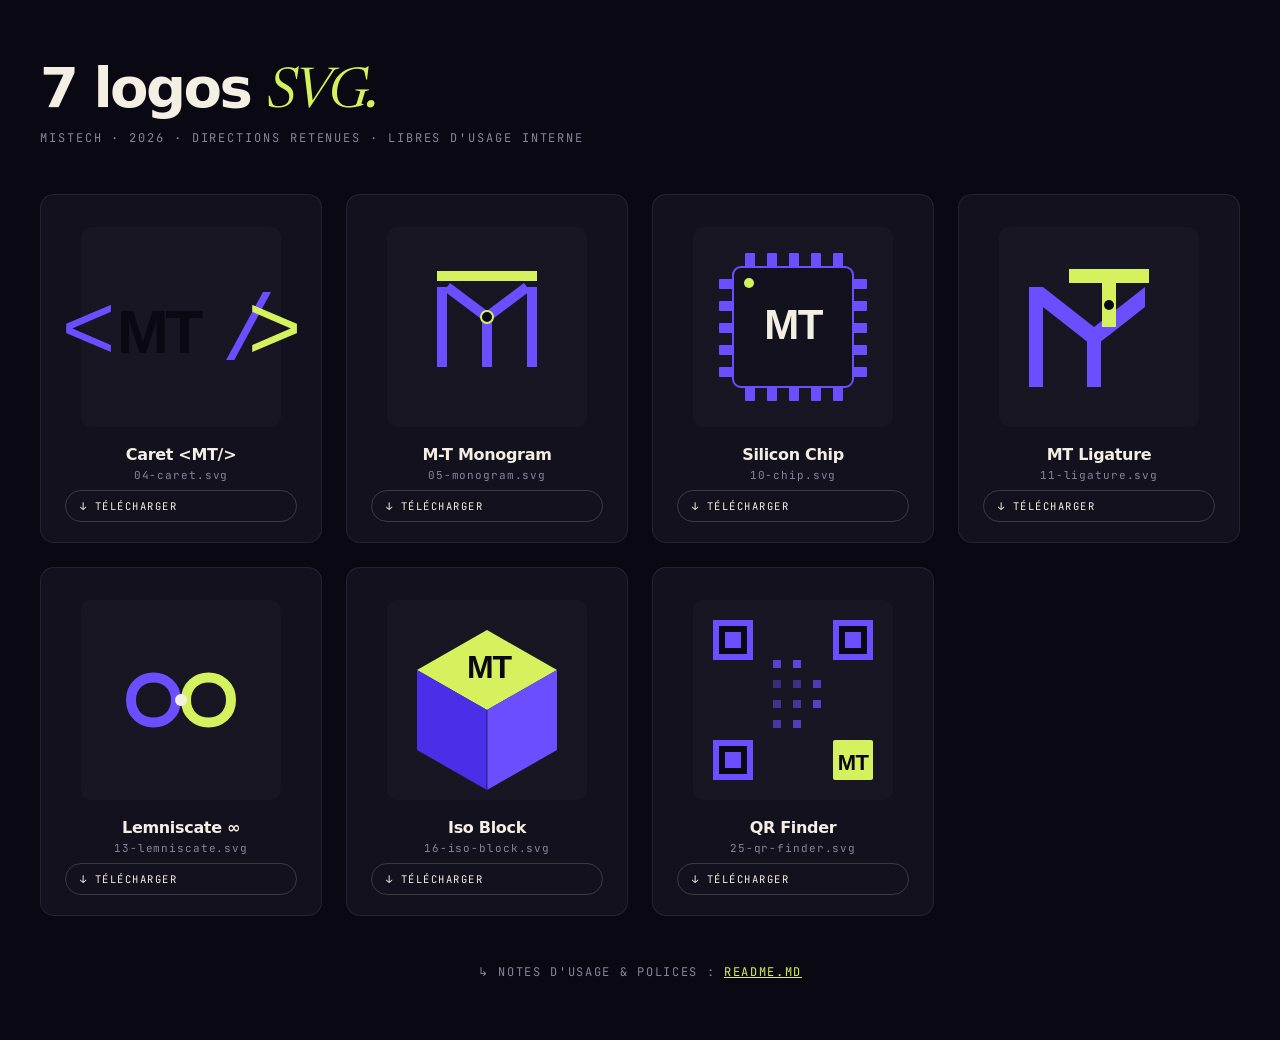
<file: logos/svg/preview.html>
<!DOCTYPE html>
<html lang="fr" data-theme="dark">
<head>
  <meta charset="UTF-8" />
  <title>MisTech — 7 SVG concepts</title>
  <style>
    @import url('https://api.fontshare.com/v2/css?f[]=satoshi@1,900,700,500,400&display=swap');
    @import url('https://fonts.googleapis.com/css2?family=JetBrains+Mono:wght@400;500;700&family=Newsreader:ital,wght@1,400&display=swap');
    * { box-sizing: border-box; }
    body {
      margin: 0;
      padding: 60px 40px;
      background: #0A0812;
      color: #F4EFE3;
      font-family: 'Satoshi', system-ui, sans-serif;
      min-height: 100vh;
    }
    .page-head {
      max-width: 1200px;
      margin: 0 auto 48px;
    }
    .page-head h1 {
      font-size: 56px;
      font-weight: 800;
      letter-spacing: -0.045em;
      margin: 0 0 8px;
      line-height: 1;
    }
    .page-head h1 em {
      font-family: 'Newsreader', serif;
      font-style: italic;
      font-weight: 400;
      color: #D5F25E;
    }
    .page-head p {
      font-family: 'JetBrains Mono', monospace;
      font-size: 12px;
      color: #8A839A;
      text-transform: uppercase;
      letter-spacing: 0.16em;
      margin: 0;
    }
    .grid {
      display: grid;
      grid-template-columns: repeat(auto-fill, minmax(280px, 1fr));
      gap: 24px;
      max-width: 1200px;
      margin: 0 auto;
    }
    .card {
      background: #14111F;
      border: 1px solid rgba(244,239,227,0.08);
      border-radius: 14px;
      padding: 32px 24px 20px;
      display: flex;
      flex-direction: column;
      align-items: center;
      gap: 18px;
      transition: border-color 0.3s, transform 0.3s;
    }
    .card:hover { border-color: #D5F25E; transform: translateY(-4px); }
    .card-frame {
      width: 200px; height: 200px;
      display: flex; align-items: center; justify-content: center;
      background: rgba(244,239,227,0.02);
      border-radius: 10px;
      padding: 24px;
    }
    .card-frame svg { max-width: 100%; max-height: 100%; }
    .card-meta {
      text-align: center;
      display: flex; flex-direction: column; gap: 4px;
      width: 100%;
    }
    .card-name {
      font-weight: 700;
      font-size: 16px;
      letter-spacing: -0.02em;
    }
    .card-file {
      font-family: 'JetBrains Mono', monospace;
      font-size: 11px;
      color: #8A839A;
      letter-spacing: 0.08em;
    }
    .card-dl {
      display: inline-flex;
      align-items: center;
      gap: 6px;
      padding: 8px 14px;
      background: transparent;
      border: 1px solid rgba(244,239,227,0.18);
      border-radius: 999px;
      color: #F4EFE3;
      text-decoration: none;
      font-family: 'JetBrains Mono', monospace;
      font-size: 10.5px;
      letter-spacing: 0.14em;
      text-transform: uppercase;
      transition: all 0.2s;
      margin-top: 4px;
    }
    .card-dl:hover {
      background: #D5F25E;
      color: #0A0812;
      border-color: #D5F25E;
    }
    .readme-link {
      display: block;
      max-width: 1200px;
      margin: 48px auto 0;
      text-align: center;
      font-family: 'JetBrains Mono', monospace;
      font-size: 12px;
      color: #8A839A;
      letter-spacing: 0.14em;
      text-transform: uppercase;
    }
    .readme-link a { color: #D5F25E; }
  </style>
</head>
<body>
  <header class="page-head">
    <h1>7 logos <em>SVG.</em></h1>
    <p>MisTech · 2026 · directions retenues · libres d'usage interne</p>
  </header>

  <div class="grid">
    <div class="card">
      <div class="card-frame"><object data="04-caret.svg" type="image/svg+xml"></object></div>
      <div class="card-meta">
        <div class="card-name">Caret &lt;MT/&gt;</div>
        <div class="card-file">04-caret.svg</div>
        <a class="card-dl" href="04-caret.svg" download>↓ Télécharger</a>
      </div>
    </div>
    <div class="card">
      <div class="card-frame"><object data="05-monogram.svg" type="image/svg+xml"></object></div>
      <div class="card-meta">
        <div class="card-name">M-T Monogram</div>
        <div class="card-file">05-monogram.svg</div>
        <a class="card-dl" href="05-monogram.svg" download>↓ Télécharger</a>
      </div>
    </div>
    <div class="card">
      <div class="card-frame"><object data="10-chip.svg" type="image/svg+xml"></object></div>
      <div class="card-meta">
        <div class="card-name">Silicon Chip</div>
        <div class="card-file">10-chip.svg</div>
        <a class="card-dl" href="10-chip.svg" download>↓ Télécharger</a>
      </div>
    </div>
    <div class="card">
      <div class="card-frame"><object data="11-ligature.svg" type="image/svg+xml"></object></div>
      <div class="card-meta">
        <div class="card-name">MT Ligature</div>
        <div class="card-file">11-ligature.svg</div>
        <a class="card-dl" href="11-ligature.svg" download>↓ Télécharger</a>
      </div>
    </div>
    <div class="card">
      <div class="card-frame"><object data="13-lemniscate.svg" type="image/svg+xml"></object></div>
      <div class="card-meta">
        <div class="card-name">Lemniscate ∞</div>
        <div class="card-file">13-lemniscate.svg</div>
        <a class="card-dl" href="13-lemniscate.svg" download>↓ Télécharger</a>
      </div>
    </div>
    <div class="card">
      <div class="card-frame"><object data="16-iso-block.svg" type="image/svg+xml"></object></div>
      <div class="card-meta">
        <div class="card-name">Iso Block</div>
        <div class="card-file">16-iso-block.svg</div>
        <a class="card-dl" href="16-iso-block.svg" download>↓ Télécharger</a>
      </div>
    </div>
    <div class="card">
      <div class="card-frame"><object data="25-qr-finder.svg" type="image/svg+xml"></object></div>
      <div class="card-meta">
        <div class="card-name">QR Finder</div>
        <div class="card-file">25-qr-finder.svg</div>
        <a class="card-dl" href="25-qr-finder.svg" download>↓ Télécharger</a>
      </div>
    </div>
  </div>

  <div class="readme-link">
    ↳ Notes d'usage &amp; polices : <a href="README.md">README.md</a>
  </div>
</body>
</html>
</file>
